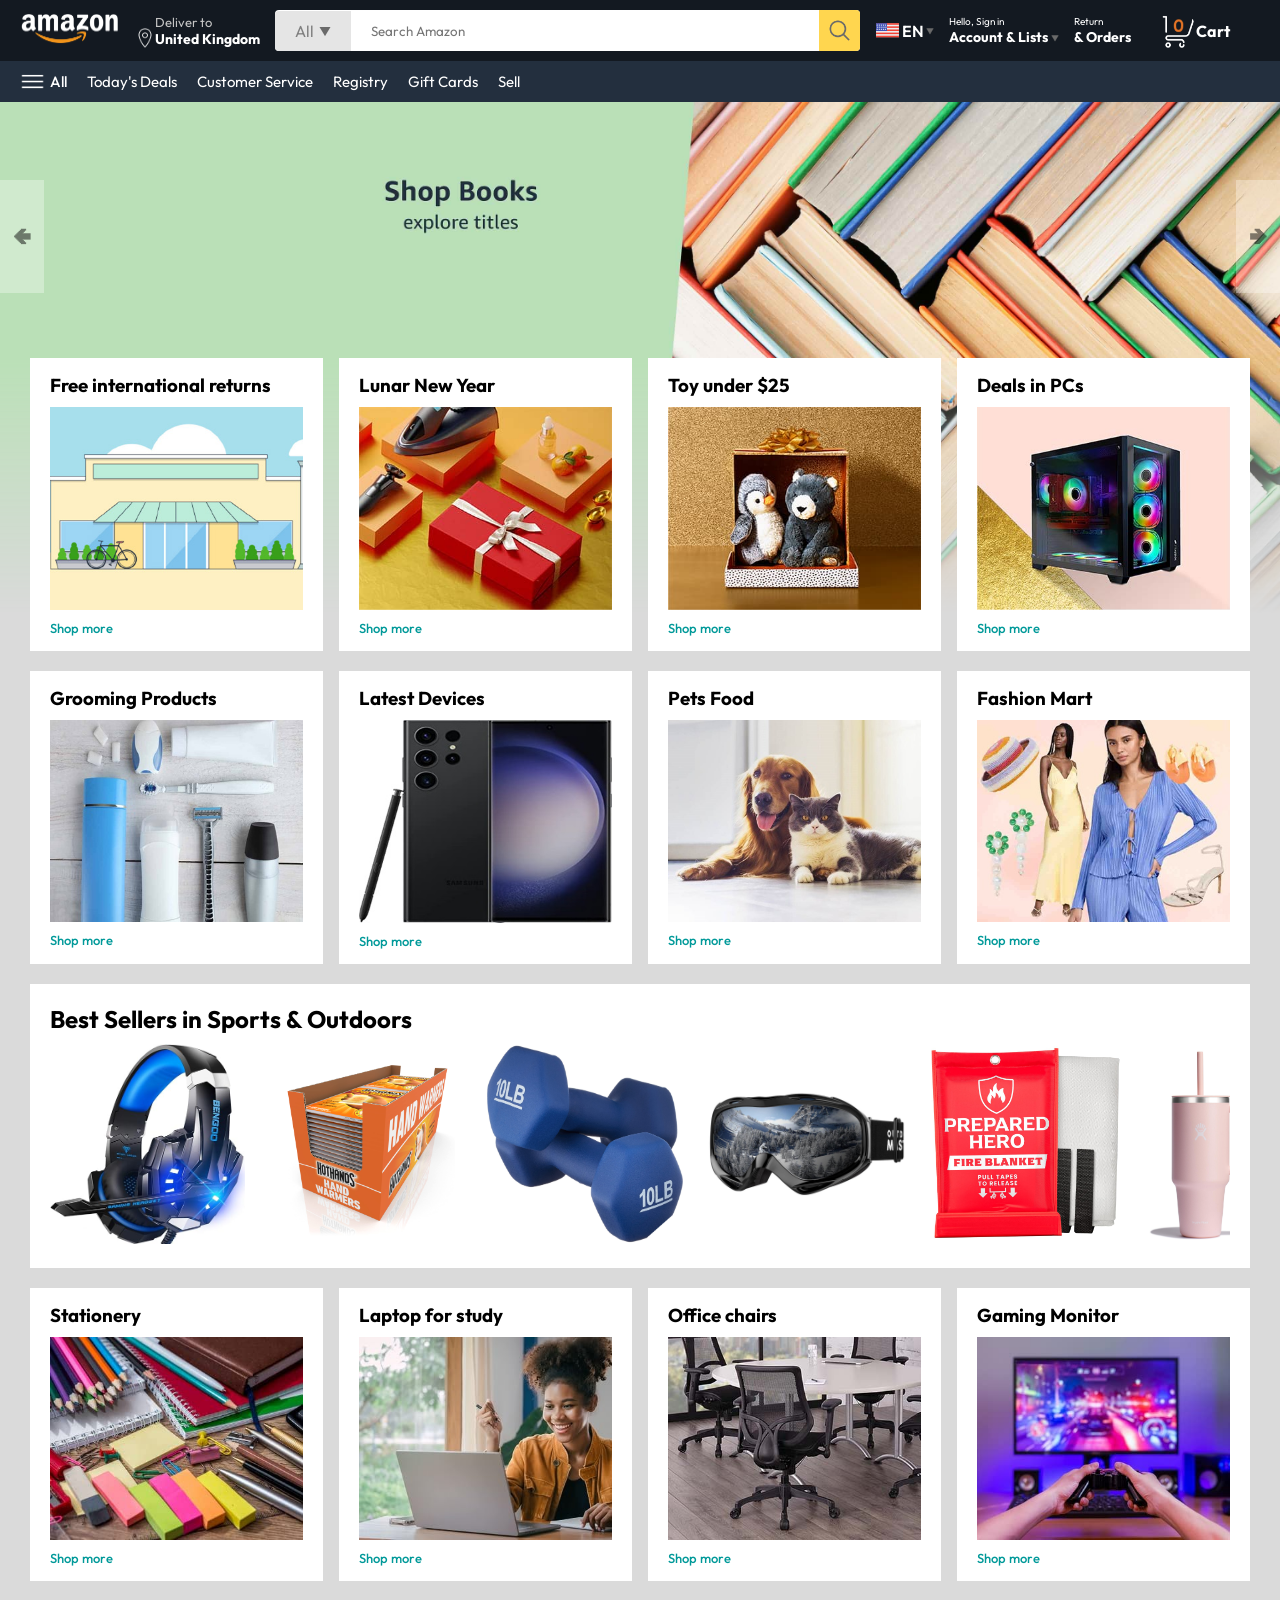
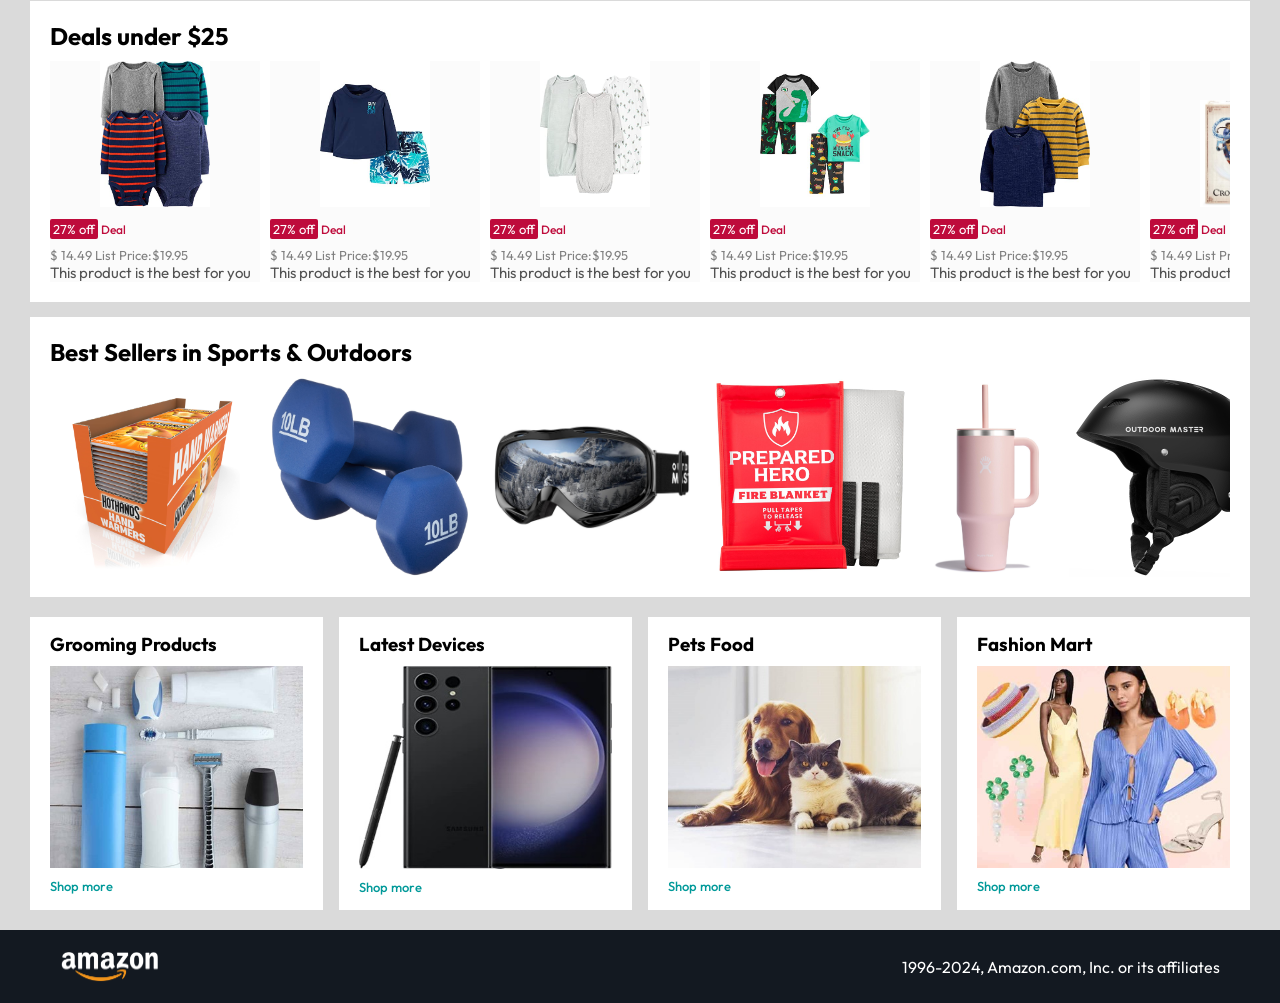
<file: CloneAmazon/index.html>
<!DOCTYPE html>
<html lang="pt-br">

<head>
    <meta charset="UTF-8">
    <meta name="viewport" content="width=device-width, initial-scale=1.0">
    <link rel="stylesheet" href="style.css">
    <link rel="icon" href="assets/Amazon_WebIcon.webp">
    <title>Amazon | Clone</title>
</head>

<body>
    <nav>
        <a href="index.html"><img src="assets/amazon_logo.png" width="100" alt=""></a>

        <div class="nav-country">
            <img src="assets/location_icon.png" height="20" alt="">
            <div>
                <p>Deliver to</p>
                <h1>United Kingdom</h1>
            </div>
        </div>

        <div class="nav-search">
            <div class="nav-search-category">
                <p>All</p>
                <img src="assets/dropdown_icon.png" height="12" alt="">
            </div>
            <input type="text" class="nav-search-input" placeholder="Search Amazon">
            <img src="assets/search_icon.png" class="nav-search-icon" alt="">
        </div>

        <div class="nav-language">
            <img src="assets/us_flag.png" width="25px" alt="">
            <p>EN</p>
            <img src="assets/dropdown_icon.png" width="8px" alt="">
        </div>

        <div class="nav-text">
            <p><a href="/signin.html">Hello, Sign in</a></p>
            <h1>Account & Lists <img src="assets/dropdown_icon.png" width="8px" alt=""></h1>
        </div>

        <div class="nav-text">
            <p>Return</p>
            <h1> & Orders </h1>
        </div>
        <a href="signin.html" class="mobile-user-icon" style="display: none;">
            <img src="./assets/user.png" alt="">
        </a>
        <div class="nav-cart">
            <a href="cart.html" class="nav-cart">
                <img src="assets/cart_icon.png" width="35px" alt="">
                <h4>Cart</h4>
            </a>
        </div>

    </nav>

    <div class="nav-bottom">
        <div>
            <img src="assets/menu_icon.png" width="25px" alt="">
            <p>All</p>
        </div>
        <p>Today's Deals</p>
        <p>Customer Service</p>
        <p>Registry</p>
        <p>Gift Cards</p>
        <p>Sell</p>
    </div>

    <div class="header-slider">
        <a href="#" class="control_prev">&#129144</a>
        <a href="#" class="control_next">&#129146</a>
        <ul>
            <img src="assets/header1.jpg" class="header-img" alt="">
            <img src="assets/header2.jpg" class="header-img" alt="">
            <img src="assets/header3.jpg" class="header-img" alt="">
            <img src="assets/header4.jpg" class="header-img" alt="">
            <img src="assets/header5.jpg" class="header-img" alt="">
            <img src="assets/header6.jpg" class="header-img" alt="">
        </ul>
    </div>

    <div class="box-row header-box">
        <div class="box-col">
            <h3>
                Free international returns
            </h3>
            <img src="assets/box1-1.jpg" alt="">
            <a href="index.html">Shop more</a>
        </div>

        <div class="box-col">
            <h3>
                Lunar New Year
            </h3>
            <img src="assets/box1-2.jpg" alt="">
            <a href="index.html">Shop more</a>
        </div>

        <div class="box-col">
            <h3>
                Toy under $25
            </h3>
            <img src="assets/box1-3.jpg" alt="">
            <a href="index.html">Shop more</a>
        </div>

        <div class="box-col">
            <h3>
                Deals in PCs
            </h3>
            <img src="assets/box1-4.jpg" alt="">
            <a href="index.html">Shop more</a>
        </div>
    </div>

    <div class="box-row">
        <div class="box-col">
            <h3>
                Grooming Products
            </h3>
            <img src="assets/box2-1.jpg" alt="">
            <a href="index.html">Shop more</a>
        </div>

        <div class="box-col">
            <h3>
                Latest Devices
            </h3>
            <img src="assets/box2-2.jpg" alt="">
            <a href="index.html">Shop more</a>
        </div>

        <div class="box-col">
            <h3>
                Pets Food
            </h3>
            <img src="assets/box2-3.jpg" alt="">
            <a href="index.html">Shop more</a>
        </div>

        <div class="box-col">
            <h3>
                Fashion Mart
            </h3>
            <img src="assets/box2-4.jpg" alt="">
            <a href="index.html">Shop more</a>
        </div>
    </div>

    <div class="products-slider">
        <h2>Best Sellers in Sports & Outdoors</h2>
        <div class="products">
            <a href="product.html">
                <img src="assets/product_img.jpg" alt="">
            </a>
            <img src="assets/product1-1.jpg" alt="">
            <img src="assets/product1-2.jpg" alt="">
            <img src="assets/product1-3.jpg" alt="">
            <img src="assets/product1-4.jpg" alt="">
            <img src="assets/product1-5.jpg" alt="">
            <img src="assets/product1-6.jpg" alt="">
            <img src="assets/product1-7.jpg" alt="">
            <img src="assets/product1-8.jpg" alt="">
            <img src="assets/product1-9.jpg" alt="">
            <img src="assets/product1-10.jpg" alt="">
        </div>
    </div>

    <div class="box-row">
        <div class="box-col">
            <h3>
                Stationery
            </h3>
            <img src="assets/box3-1.jpg" alt="">
            <a href="index.html">Shop more</a>
        </div>

        <div class="box-col">
            <h3>
                Laptop for study
            </h3>
            <img src="assets/box3-2.jpg" alt="">
            <a href="index.html">Shop more</a>
        </div>

        <div class="box-col">
            <h3>
                Office chairs
            </h3>
            <img src="assets/box3-3.jpg" alt="">
            <a href="index.html">Shop more</a>
        </div>

        <div class="box-col">
            <h3>
                Gaming Monitor
            </h3>
            <img src="assets/box3-4.jpg" alt="">
            <a href="index.html">Shop more</a>
        </div>
    </div>

    <div class="products-slider-with-price">
        <h2>Deals under $25</h2>
        <div class="products">
            <div class="product-card">
                <div class="product-img-container">
                    <img src="assets/product2-1.jpg" alt="">
                </div>
                <div class="product-offer">
                    <p>27% off</p> <span>Deal</span>
                </div>
                <p class="product-price">
                    $ <span>14.49</span> List Price:$19.95
                </p>
                <h4>This product is the best for you</h4>
            </div>

            <div class="product-card">
                <div class="product-img-container">
                    <img src="assets/product2-2.jpg" alt="">
                </div>
                <div class="product-offer">
                    <p>27% off</p> <span>Deal</span>
                </div>
                <p class="product-price">
                    $ <span>14.49</span> List Price:$19.95
                </p>
                <h4>This product is the best for you</h4>
            </div>

            <div class="product-card">
                <div class="product-img-container">
                    <img src="assets/product2-3.jpg" alt="">
                </div>
                <div class="product-offer">
                    <p>27% off</p> <span>Deal</span>
                </div>
                <p class="product-price">
                    $ <span>14.49</span> List Price:$19.95
                </p>
                <h4>This product is the best for you</h4>
            </div>

            <div class="product-card">
                <div class="product-img-container">
                    <img src="assets/product2-4.jpg" alt="">
                </div>
                <div class="product-offer">
                    <p>27% off</p> <span>Deal</span>
                </div>
                <p class="product-price">
                    $ <span>14.49</span> List Price:$19.95
                </p>
                <h4>This product is the best for you</h4>
            </div>

            <div class="product-card">
                <div class="product-img-container">
                    <img src="assets/product2-5.jpg" alt="">
                </div>
                <div class="product-offer">
                    <p>27% off</p> <span>Deal</span>
                </div>
                <p class="product-price">
                    $ <span>14.49</span> List Price:$19.95
                </p>
                <h4>This product is the best for you</h4>
            </div>

            <div class="product-card">
                <div class="product-img-container">
                    <img src="assets/product2-6.jpg" alt="">
                </div>
                <div class="product-offer">
                    <p>27% off</p> <span>Deal</span>
                </div>
                <p class="product-price">
                    $ <span>14.49</span> List Price:$19.95
                </p>
                <h4>This product is the best for you</h4>
            </div>

            <div class="product-card">
                <div class="product-img-container">
                    <img src="assets/product2-7.jpg" alt="">
                </div>
                <div class="product-offer">
                    <p>27% off</p> <span>Deal</span>
                </div>
                <p class="product-price">
                    $ <span>14.49</span> List Price:$19.95
                </p>
                <h4>This product is the best for you</h4>
            </div>

            <div class="product-card">
                <div class="product-img-container">
                    <img src="assets/product2-8.jpg" alt="">
                </div>
                <div class="product-offer">
                    <p>27% off</p> <span>Deal</span>
                </div>
                <p class="product-price">
                    $ <span>14.49</span> List Price:$19.95
                </p>
                <h4>This product is the best for you</h4>
            </div>

            <div class="product-card">
                <div class="product-img-container">
                    <img src="assets/product2-9.jpg" alt="">
                </div>
                <div class="product-offer">
                    <p>27% off</p> <span>Deal</span>
                </div>
                <p class="product-price">
                    $ <span>14.49</span> List Price:$19.95
                </p>
                <h4>This product is the best for you</h4>
            </div>

            <div class="product-card">
                <div class="product-img-container">
                    <img src="assets/product2-10.jpg" alt="">
                </div>
                <div class="product-offer">
                    <p>27% off</p> <span>Deal</span>
                </div>
                <p class="product-price">
                    $ <span>14.49</span> List Price:$19.95
                </p>
                <h4>This product is the best for you</h4>
            </div>

            <div class="product-card">
                <div class="product-img-container">
                    <img src="assets/product2-11.jpg" alt="">
                </div>
                <div class="product-offer">
                    <p>27% off</p> <span>Deal</span>
                </div>
                <p class="product-price">
                    $ <span>14.49</span> List Price:$19.95
                </p>
                <h4>This product is the best for you</h4>
            </div>
        </div>
    </div>

    <div class="products-slider">
        <h2>Best Sellers in Sports & Outdoors</h2>
        <div class="products">
            <img src="assets/product1-1.jpg" alt="">
            <img src="assets/product1-2.jpg" alt="">
            <img src="assets/product1-3.jpg" alt="">
            <img src="assets/product1-4.jpg" alt="">
            <img src="assets/product1-5.jpg" alt="">
            <img src="assets/product1-6.jpg" alt="">
            <img src="assets/product1-7.jpg" alt="">
            <img src="assets/product1-8.jpg" alt="">
            <img src="assets/product1-9.jpg" alt="">
            <img src="assets/product1-10.jpg" alt="">
        </div>
    </div>

    <div class="box-row">
        <div class="box-col">
            <h3>
                Grooming Products
            </h3>
            <img src="assets/box2-1.jpg" alt="">
            <a href="index.html">Shop more</a>
        </div>

        <div class="box-col">
            <h3>
                Latest Devices
            </h3>
            <img src="assets/box2-2.jpg" alt="">
            <a href="index.html">Shop more</a>
        </div>

        <div class="box-col">
            <h3>
                Pets Food
            </h3>
            <img src="assets/box2-3.jpg" alt="">
            <a href="index.html">Shop more</a>
        </div>

        <div class="box-col">
            <h3>
                Fashion Mart
            </h3>
            <img src="assets/box2-4.jpg" alt="">
            <a href="index.html">Shop more</a>
        </div>
    </div>

    <footer>
        <img src="assets/amazon_logo.png" width="100" alt="">
        <p>1996-2024, Amazon.com, Inc. or its affiliates</p>
    </footer>

    <script src=" script.js">
    </script>
</body>

</html>
</file>
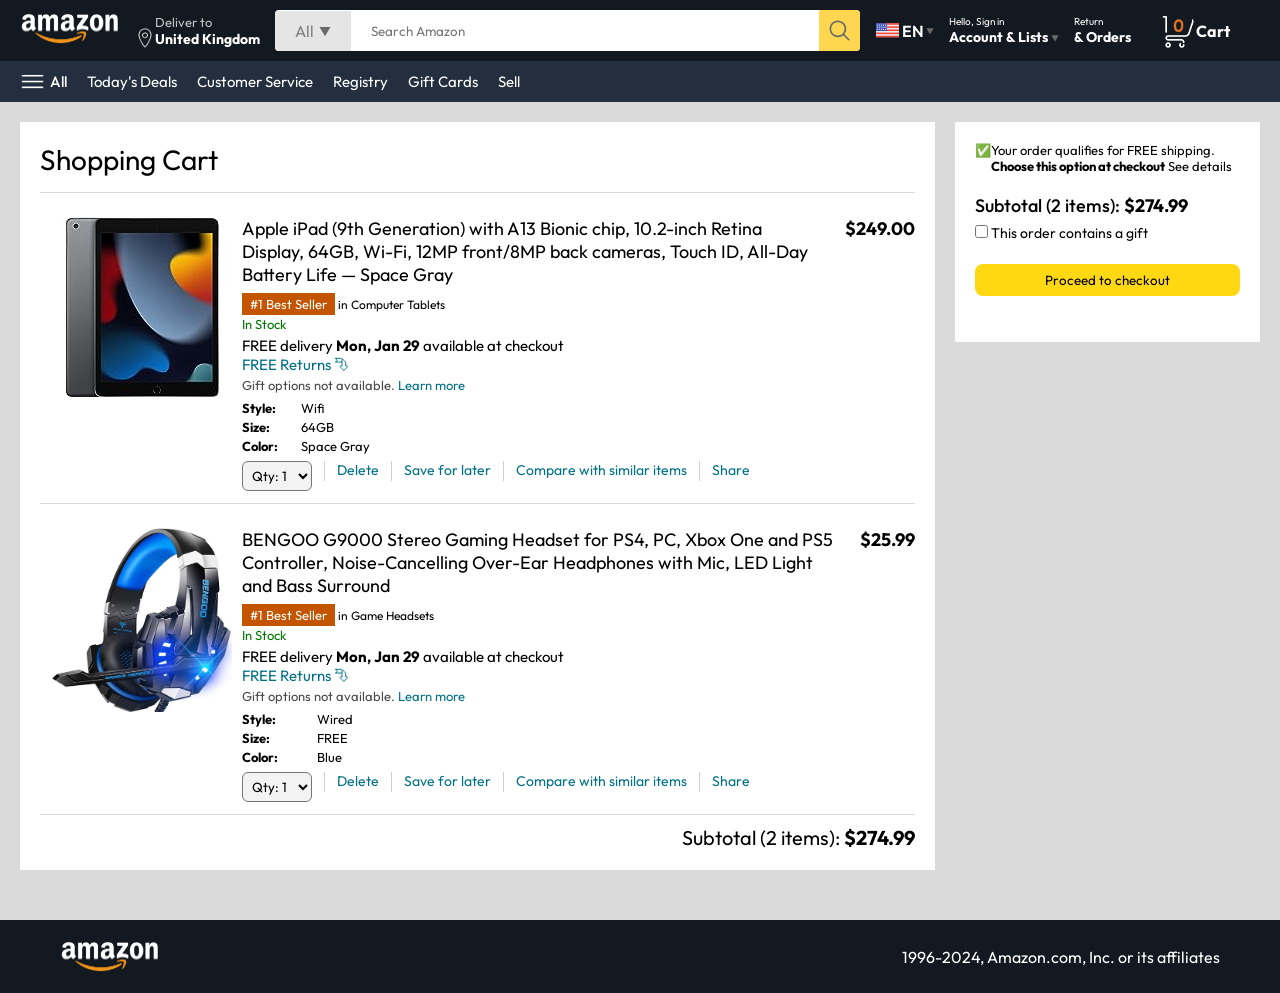
<file: CloneAmazon/cart.html>
<!DOCTYPE html>
<html lang="en">

<head>
    <meta charset="UTF-8">
    <meta name="viewport" content="width=device-width, initial-scale=1.0">
    <link rel="icon" href="assets/Amazon_WebIcon.webp">
    <link rel="stylesheet" href="style.css">
    <link rel="stylesheet" href="cart.css">
    <title>Cart</title>
</head>

<body>
    <nav>
        <a href="index.html"><img src="assets/amazon_logo.png" width="100" alt=""></a>

        <div class="nav-country">
            <img src="assets/location_icon.png" height="20" alt="">
            <div>
                <p>Deliver to</p>
                <h1>United Kingdom</h1>
            </div>
        </div>

        <div class="nav-search">
            <div class="nav-search-category">
                <p>All</p>
                <img src="assets/dropdown_icon.png" height="12" alt="">
            </div>
            <input type="text" class="nav-search-input" placeholder="Search Amazon">
            <img src="assets/search_icon.png" class="nav-search-icon" alt="">
        </div>

        <div class="nav-language">
            <img src="assets/us_flag.png" width="25px" alt="">
            <p>EN</p>
            <img src="assets/dropdown_icon.png" width="8px" alt="">
        </div>

        <div class="nav-text">
            <p><a href="/signin.html">Hello, Sign in</a></p>
            <h1>Account & Lists <img src="assets/dropdown_icon.png" width="8px" alt=""></h1>
        </div>

        <div class="nav-text">
            <p>Return</p>
            <h1> & Orders </h1>
        </div>
        <a href="signin.html" class="mobile-user-icon" style="display: none;">
            <img src="./assets/user.png" alt="">
        </a>
        <div class="nav-cart">
            <a href="cart.html" class="nav-cart">
                <img src="assets/cart_icon.png" width="35px" alt="">
                <h4>Cart</h4>
            </a>
        </div>

    </nav>

    <div class="nav-bottom">
        <div>
            <img src="assets/menu_icon.png" width="25px" alt="">
            <p>All</p>
        </div>
        <p>Today's Deals</p>
        <p>Customer Service</p>
        <p>Registry</p>
        <p>Gift Cards</p>
        <p>Sell</p>
    </div>

    <div class="cart">
        <div class="cart-left">
            <h1>Shopping Cart</h1>
            <hr>
            <div class="product-cart-list">
                <img src="assets/ipad_img.jpg" alt="">
                <div>
                    <div class="product-cart-titleprice">
                        <p>
                            Apple iPad (9th Generation) with A13 Bionic chip, 10.2-inch Retina Display, 64GB, Wi-Fi,
                            12MP front/8MP back cameras, Touch ID, All-Day Battery Life — Space Gray
                        </p>
                        <p><b>$249.00</b></p>
                    </div>
                    <p class="product-cart-bestseller">
                        <span>#1 Best Seller</span> in Computer Tablets
                    </p>

                    <p class="product-cart-stock">In Stock</p>
                    <p class="product-cart-delivery">FREE delivery <b>Mon, Jan 29</b> available at checkout</p>
                    <p class="product-cart-returns">FREE Returns &#11191;</p>
                    <p class="product-cart-giftoption">Gift options not available. <span>Learn more</span></p>

                    <div class="product-cart-specs">
                        <p><b>Style: </b></p>
                        <p>Wifi</p>
                        <p><b>Size: </b></p>
                        <p>64GB</p>
                        <p><b>Color: </b></p>
                        <p>Space Gray</p>
                    </div>

                    <div class="cart-list-action">
                        <select>
                            <option value="1">Qty: 1</option>
                            <option value="2">Qty: 2</option>
                            <option value="3">Qty: 3</option>
                            <option value="4">Qty: 4</option>
                            <option value="5">Qty: 5</option>
                        </select>
                        <hr>
                        <p class="action-btn">Delete</p>
                        <hr>
                        <p class="action-btn">Save for later</p>
                        <hr>
                        <p class="action-btn">Compare with similar items</p>
                        <hr>
                        <p class="action-btn">Share</p>
                    </div>

                </div>
            </div>
            <hr>
            <div class="product-cart-list">
                <img src="assets/product_img.jpg" alt="" width="180px">
                <div>
                    <div class="product-cart-titleprice">
                        <p>BENGOO G9000 Stereo Gaming Headset for PS4, PC, Xbox One and PS5 Controller, Noise-Cancelling
                            Over-Ear Headphones with Mic, LED Light and Bass Surround</p>
                        <p><b>$25.99</b></p>
                    </div>
                    <p class="product-cart-bestseller">
                        <span>#1 Best Seller</span> in Game Headsets
                    </p>

                    <p class="product-cart-stock">In Stock</p>
                    <p class="product-cart-delivery">FREE delivery <b>Mon, Jan 29</b> available at checkout</p>
                    <p class="product-cart-returns">FREE Returns &#11191;</p>
                    <p class="product-cart-giftoption">Gift options not available. <span>Learn more</span></p>

                    <div class="product-cart-specs">
                        <p><b>Style: </b></p>
                        <p>Wired</p>
                        <p><b>Size: </b></p>
                        <p>FREE</p>
                        <p><b>Color: </b></p>
                        <p>Blue</p>
                    </div>

                    <div class="cart-list-action">
                        <select>
                            <option value="1">Qty: 1</option>
                            <option value="2">Qty: 2</option>
                            <option value="3">Qty: 3</option>
                            <option value="4">Qty: 4</option>
                            <option value="5">Qty: 5</option>
                        </select>
                        <hr>
                        <p class="action-btn">Delete</p>
                        <hr>
                        <p class="action-btn">Save for later</p>
                        <hr>
                        <p class="action-btn">Compare with similar items</p>
                        <hr>
                        <p class="action-btn">Share</p>
                    </div>

                </div>
            </div>
            <hr>
            <div class="cart-list-subtotal">
                Subtotal (2 items): <b>$274.99</b>
            </div>
        </div>

        <div class="cart-right">
            <div class="cart-free-delivery">
                <p>✅</p>
                <p>Your order qualifies for FREE shipping. <b>Choose this option at checkout</b> See details</p>
            </div>
            <p class="cart-subtotal">Subtotal (2 items): <b>$274.99</b></p>
            <p class="cart-right-gift"> <input type="checkbox"> This order contains a gift</p>
            <button>Proceed to checkout</button>
        </div>
    </div>

    <footer class="footer-cart">
        <img src="assets/amazon_logo.png" width="100" alt="">
        <p>1996-2024, Amazon.com, Inc. or its affiliates</p>
    </footer>

</body>

</html>
</file>
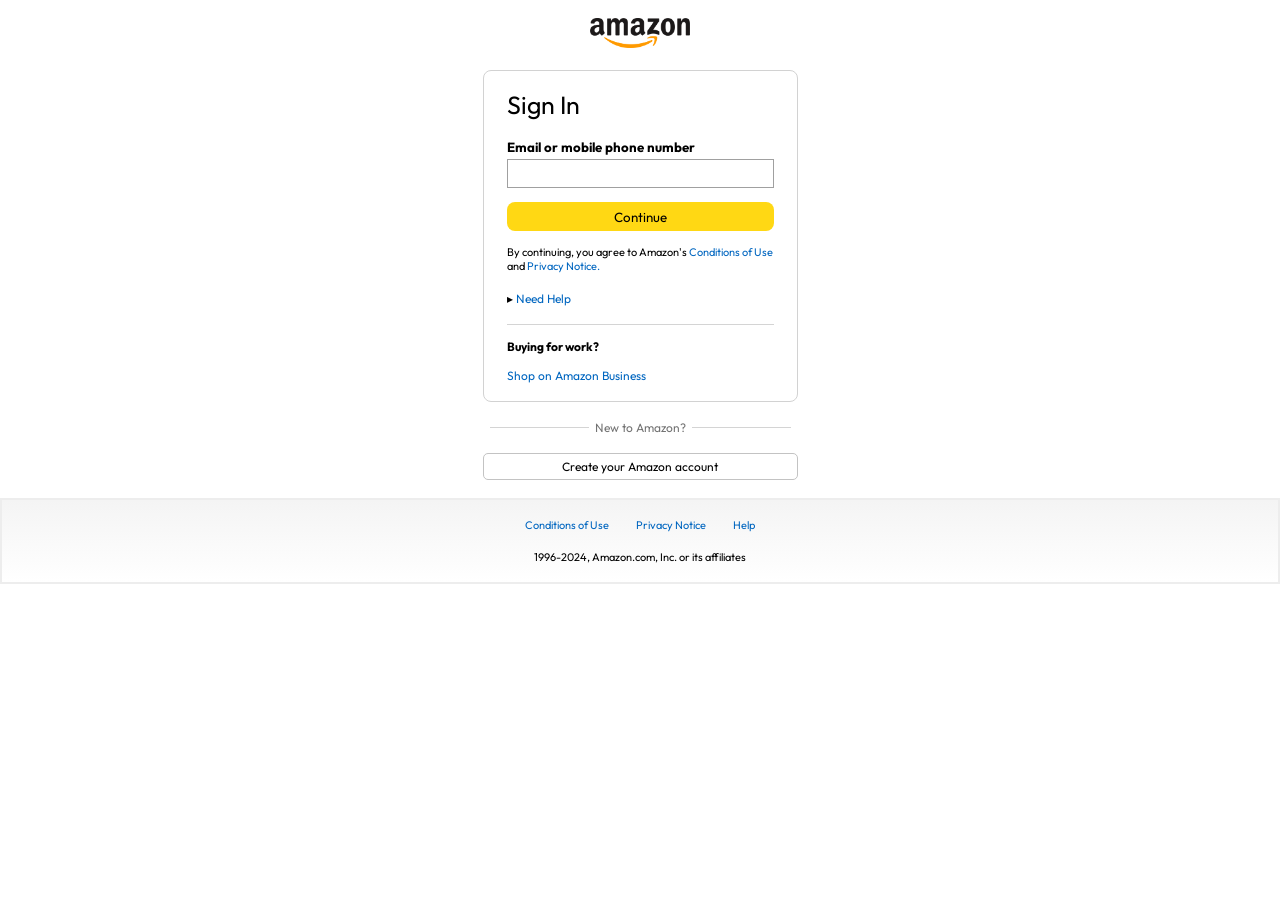
<file: CloneAmazon/signin.html>
<!DOCTYPE html>
<html lang="en">

<head>
    <meta charset="UTF-8">
    <meta name="viewport" content="width=device-width, initial-scale=1.0">
    <link rel="stylesheet" href="sigin.css">
    <link rel="icon" href="assets/Amazon_WebIcon.webp">
    <title>Sign In</title>
</head>

<body>
    <a href="/"><img class="logo" src="./assets/amazon_logo_dark.png" alt="" width="100px"></a>

    <div class="signin-container">
        <h1 class="signin-title">Sign In</h1>
        <h5 class="input-lable">Email or mobile phone number</h5>
        <input type="text" name="" id="">
        <button>Continue</button>
        <p class="signin-condition">By continuing, you agree to Amazon's <span>Conditions of Use</span> and
            <span>Privacy Notice.</span>
        </p>
        <p class="signin-help">&#9656 <span>Need Help</span></p>
        <hr>
        <h4>Buying for work?</h4>
        <p class="signin-business"><span>Shop on Amazon Business</span></p>
    </div>
    <div class="signin-bottom">
        <hr>
        <p>New to Amazon?</p>
        <hr>
    </div>
    <a href="/signup.html"><button class="signin-signup-btn">Create your Amazon account</button></a>
    <footer>
        <div class="footer-links">
            <a href="#">Conditions of Use</a>
            <a href="#">Privacy Notice</a>
            <a href="#">Help</a>
        </div>
        <p class="footer-copyright">1996-2024, Amazon.com, Inc. or its affiliates</p>
    </footer>
</body>

</html>
</file>
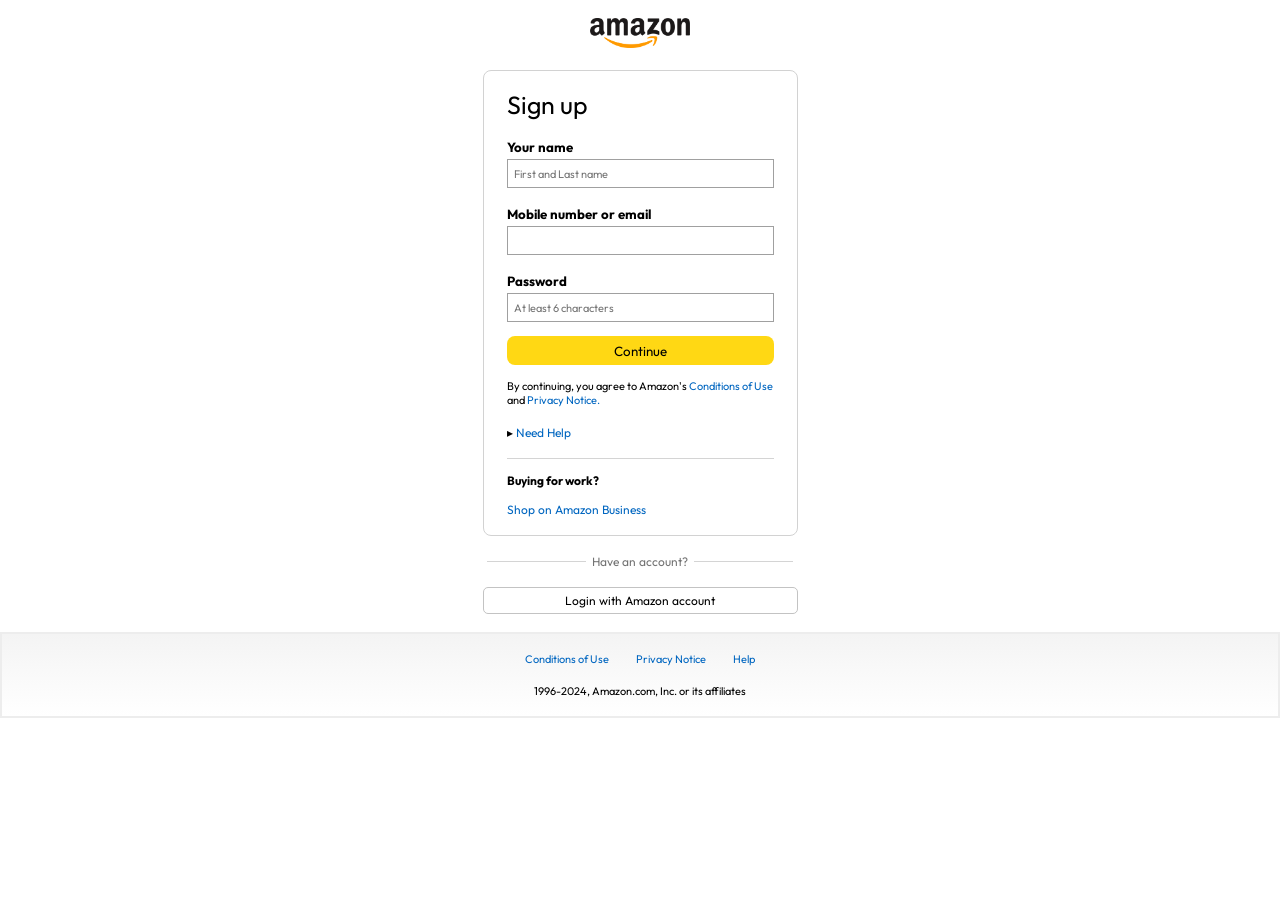
<file: CloneAmazon/signup.html>
<!DOCTYPE html>
<html lang="en">

<head>
    <meta charset="UTF-8">
    <meta name="viewport" content="width=device-width, initial-scale=1.0">
    <link rel="icon" href="assets/Amazon_WebIcon.webp">
    <link rel="stylesheet" href="signup.css">
    <link rel="stylesheet" href="sigin.css">
    <title>Sign up</title>
</head>

<body>
    <a href="/"><img class="logo" src="./assets/amazon_logo_dark.png" alt="" width="100px"></a>

    <div class="signin-container">
        <h1 class="signin-title">Sign up</h1>
        <h5 class="input-lable">Your name</h5>
        <input type="text" name="" id="" placeholder="First and Last name">
        <h5 class="input-lable">Mobile number or email</h5>
        <input type="text" name="" id="">
        <h5 class="input-lable">Password</h5>
        <input type="password" name="" id="" placeholder="At least 6 characters">
        <button>Continue</button>
        <p class="signin-condition">
            By continuing, you agree to Amazon's <span>Conditions of Use</span> and <span>Privacy Notice.</span>
        </p>
        <p class="signin-help">&#9656 <span>Need Help</span></p>
        <hr>
        <h4>Buying for work?</h4>
        <p class="signin-business"><span>Shop on Amazon Business</span></p>
    </div>

    <div class="signin-bottom">
        <hr>
        <p>Have an account?</p>
        <hr>
    </div>

    <a href="/signin.html">
        <button class="signin-signup-btn">Login with Amazon account</button>
    </a>

    <footer>
        <div class="footer-links">
            <a href="#">Conditions of Use</a>
            <a href="#">Privacy Notice</a>
            <a href="#">Help</a>
        </div>
        <p class="footer-copyright">1996-2024, Amazon.com, Inc. or its affiliates</p>
    </footer>
</body>

</html>
</file>
<file: CloneAmazon/style.css>
@import url("https://fonts.googleapis.com/css2?family=Outfit:wght@100..900&display=swap");

* {
    padding: 0;
    margin: 0;
    box-sizing: border-box;
    font-family: Outfit;
}

body {
    background-color: #dadada;
}

a {
    text-decoration: none;
    color: inherit;
}

nav {
    display: flex;
    align-items: center;
    justify-content: space-between;
    background: #131921;
    padding: 10px 20px;
    color: #fff;
}

.nav-country {
    display: flex;
    align-items: end;
    margin-left: 15px;
    font-size: 13px;
    color: #c4c4c4;
}

.nav-country h1 {
    color: #fff;
    font-size: 14px;
}

.nav-search {
    flex: 1;
    display: flex;
    align-items: center;
    background: #fff;
    color: gray;
    max-width: 1000px;
    border-radius: 4px;
    margin-left: 15px;
}

.nav-search-category {
    display: flex;
    align-items: center;
    padding: 10px 20px;
    gap: 5px;
    background: #e5e5e5;
    border-radius: 4px 0px 0px 4px;
}

.nav-search-input {
    border: none;
    outline: none;
    padding-left: 20px;
    width: 100%;
}

.nav-search-icon {
    max-width: 41px;
    padding: 8px;
    background: #ffd64f;
    border-radius: 0px 4px 4px 0px;
}

.nav-language {
    display: flex;
    align-items: center;
    gap: 2px;
    font-weight: 600;
    margin-left: 15px;
}

.nav-text {
    margin-left: 15px;

}

.nav-text p {
    font-size: 10px;

}

.nav-text h1 {
    font-size: 14px;

}

.nav-cart {
    display: flex;
    align-items: center;
    margin: 0px 15px;
}

.nav-bottom {
    display: flex;
    align-items: center;
    gap: 20px;
    padding: 8px 20px;
    background: #232f3e;
    color: #fff;
    font-size: 15px;

}

.nav-bottom div {
    display: flex;
    align-items: center;
    gap: 5px;
    font-weight: 500;

}

.header-slider ul {
    display: flex;
    overflow-x: hidden;

}

.header-img {
    max-width: 100%;
    mask-image: linear-gradient(to bottom, #000000 50%, transparent 100%);
}

.header-slider a {
    position: absolute;
    top: 20%;
    z-index: 1;
    padding: 5vh 1vw;
    background: #ffffff4f;
    color: #0000007b;
    text-decoration: none;
    font-weight: 600;
    cursor: pointer;
    font-size: 18px;
}

.control_next {
    right: 0;
}

.box-row {
    display: flex;
    flex-wrap: wrap;
    row-gap: 20px;
    justify-content: space-between;
    margin: 20px 30px;
}

.box-col {
    display: flex;
    flex-direction: column;
    gap: 10px;
    padding: 15px 20px;
    background: #fff;
    max-width: 24%;
    min-width: 200px;
    z-index: 1;
}

.box-col a {
    font-size: 13px;
    color: #009999;
    font-weight: 500;
}

.header-box {
    margin-top: -20vw;
}

.products-slider {
    background: #fff;
    margin: 0 30px;
    padding: 20px;
    margin-bottom: 15px;

}

.products-slider .products {
    display: flex;
    overflow-x: auto;
    gap: 20px;
    margin-top: 10px;

}

.products-slider .products img {
    max-width: 200px;
    max-height: 200px;
}

.products-slider .products::-webkit-scrollbar {
    display: none;
}

.products-slider-with-price {
    background: #fff;
    margin: 0 30px;
    padding: 20px;
    margin-bottom: 15px;
}

.products-slider-with-price .products {
    display: flex;
    overflow-x: auto;
    gap: 10px;
    margin-top: 10px;
}

.products-slider-with-price .products::-webkit-scrollbar {
    display: none;
}

.product-card {
    display: flex;
    flex-direction: column;
    justify-content: end;
    min-width: 210px;
    background: #fbfbfb;
}

.product-card img {
    width: 110px;
    margin: 0 50px;
}

.product-offer p {
    background: #be0b3b;
    color: #fff;
    display: inline-block;
    padding: 2px 3px;
    border-radius: 2px;
    margin: 8px 0;
    font-size: 13px;
}

.product-offer span {
    color: #be0b3b;
    font-weight: 500;
    font-size: 12px;
}

.product-price {
    color: gray;
    font-size: 13px;
}

.product-card h4 {
    color: #525252;
    font-size: 15px;
    font-weight: 400;
}

footer {
    display: flex;
    justify-content: space-between;
    align-items: center;
    color: #fff;
    background-color: #131921;
    padding: 20px 60px;
}

/* ----------------------- Media query ----------------------- */

@media only screen and (max-width: 900px) {
    nav {
        flex-wrap: wrap;
    }

    .nav-search {
        order: 7;
        margin: 15px 0 5px;
        min-width: 300px;
    }

    .box-col {
        max-width: 48%;
    }
}

@media only screen and (max-width: 600px) {
    .nav-country {
        display: none;
    }

    .nav-language {
        display: none;
    }

    .nav-text {
        display: none;
    }

    .nav-bottom {
        font-size: 13px;
        gap: 10px;
        overflow-x: scroll;
    }

    .nav-bottom::-webkit-scrollbar {
        display: none;
    }

    .nav-bottom p {
        text-wrap: nowrap;
    }

    .mobile-user-icon {
        display: flex !important;
        flex: 1;
        justify-content: flex-end;
    }
    .mobile-user-icon img {
        width: 25px;
    }
    .nav-cart h4 {
        display: none;
    }

    .nav-cart img {
        width: 25px;
    }

    .header-slider a {
        top: 24%;
        padding: 2vh 1vw;
        font-size: 15px;
    }
    .box-col {
        max-width: 100%;
        width: 100%;
    }

    footer {
        justify-content: center;
        flex-direction: column;
        font-size: 14px;
    }
}
</file>
<file: CloneAmazon/cart.css>
.cart {
    display: flex;
    gap: 20px;
    margin: 20px;
}

.cart-left {
    background: white;
    padding: 20px;

}

.cart-left h1 {
    font-size: 28px;
    font-weight: 400;
    margin-bottom: 15px;
}

.cart-left hr {
    border: none;
    height: 1px;
    background: #dadada;
}

.product-cart-list {
    display: flex;
    align-items: start;
    gap: 10px;
    padding: 24px 0 12px 12px;
}

.product-cart-titleprice {
    display: flex;
    gap: 20px;
    font-size: 18px;
}

.product-cart-bestseller {
    font-size: 12px;
    margin-top: 10px;

}

.product-cart-bestseller span {
    font-size: 13px;
    background: #c45500;
    color: #fff;
    padding: 3px 8px;
}

.product-cart-stock {
    font-size: 13px;
    color: #007600;
    margin: 4px 0;
}

.product-cart-delivery {
    font-size: 15px;
}

.product-cart-returns {
    font-size: 15px;
    color: #007185;
    font-weight: 400;
}

.product-cart-giftoption {
    color: #494949;
    font-size: 13px;
    margin: 3px 0;
}

.product-cart-giftoption span {
    color: #007185;
}

.product-cart-specs {
    max-width: 150px;
    display: grid;
    grid-template-columns: auto auto;
    row-gap: 3px;
    font-size: 13px;
    margin: 7px 0;
}

.cart-list-action {
    display: flex;
    gap: 12px;
    font-size: 14px;
    color: #007185;
}

.cart-list-action hr {
    height: 20px;
    width: 1px;
    background: #cfcfcf;
}

.cart-list-action select {
    padding: 5px;
    border-radius: 6px;
    background: #f3f3f3;
}

.cart-list-subtotal {
    text-align: right;
    font-size: 20px;
    margin-top: 10px;
}

.cart-right {
    background: white;
    padding: 20px;
    max-height: 220px;
    min-width: 280px;
}

.cart-free-delivery {
    display: flex;
    font-size: 13px;
}

.cart-subtotal {
    margin-top: 20px;
    font-size: 18px;
    font-weight: 500;
}

.cart-right-gift {
    margin: 7px 0;
    font-size: 14px;
}

.cart-right button {
    width: 100%;
    height: 32px;
    margin: 15px 0;
    background: #ffd814;
    border: none;
    border-radius: 8px;
    cursor: pointer;
}

.cart-right button:hover {
    background: #ebc712;
}

.footer-cart {
    margin-top: 50px;
}

/* ----------------------- Media query ----------------------- */

@media only screen and (max-width: 900px) {
    .cart {
        flex-wrap: wrap;
    }
}

@media only screen and (max-width: 900px) {
    .product-cart-list {
        padding: 24px 0;
    }

    .product-cart-list img {
        width: 80px;
    }

    .product-cart-titleprice {
        flex-wrap: wrap;
        font-size: 14px;
    }

    .product-cart-delivery {
        font-size: 13px;
    }

    .cart-list-action .action-btn:nth-last-child(1) {
        display: none;

    }

    .cart-list-action hr:nth-last-child(2) {
        display: none;

    }

    .cart-list-action .action-btn:nth-last-child(3) {
        display: none;

    }

    .cart-list-action hr:nth-last-child(4) {
        display: none;

    }

    .cart-right {
        min-width: 100%;
        
    }
}
</file>
<file: CloneAmazon/sigin.css>
@import url("https://fonts.googleapis.com/css2?family=Outfit:wght@100..900&display=swap");

* {
    padding: 0;
    margin: 0;
    box-sizing: border-box;
    font-family: Outfit;
}

body {
    background: #fff;
    text-align: center;
    font-family: Outfit;
    min-height: 100vh;
}

.logo {
    margin-top: 18px;
}

.signin-container {
    max-width: 315px;
    border: 1px solid #d2d2d2;
    margin: auto;
    margin-top: 18px;
    padding: 18px 23px;
    border-radius: 8px;
    text-align: left;
}

.signin-title {
    font-size: 25px;
    font-weight: 400;
}

.input-lable {
    margin-top: 18px;
}

.signin-container input {
    width: 100%;
    height: 29px;
    margin-top: 4px;
    padding: 3px 6px;
    border: 1px solid #a0a0a0;
    font-size: 11px;
}

.signin-container input:focus {
    outline: 3px solid #c2f2ff;
}

.signin-container button {
    width: 100%;
    height: 29px;
    margin: 14px 0;
    background: #ffd814;
    border: none;
    border-radius: 8px;
    cursor: pointer;
}

.signin-container button:hover {
    background: #ebc712;
}

.signin-condition {
    font-size: 11px;
}

.signin-condition span {
    color: #0066c0;
}

.signin-help {
    font-size: 12px;
    margin: 18px 0;
}

.signin-help span {
    color: #0066c0;
}

.signin-container hr {
    border: none;
    height: 1px;
    background: #d4d4d4;
}

.signin-container h4 {
    margin: 14px 0;
    font-size: 12px;
}

.signin-business {
    font-size: 12px;
}

.signin-business span {
    color: #0066c0;
}

.signin-bottom {
    width: 315px;
    font-size: 12px;
    color: #737373;
    margin: 18px auto;
    display: flex;
    align-items: center;
    justify-content: center;
    gap: 6px;
}

.signin-bottom hr {
    border: none;
    height: 1px;
    background: #d4d4d4;
    width: 99px;
}

.signin-signup-btn {
    width: 315px;
    height: 27px;
    font-size: 12px;
    background: #fff;
    border-radius: 5px;
    border: 1px solid #c3c3c3;
    cursor: pointer;
}

.signin-signup-btn:hover {
    background: #f1f1f1;
}

footer {
    width: 100%;
    height: auto;
    max-height: 200px;
    margin-top: 18px;
    padding: 18px 0;
    background: linear-gradient(to bottom, #f4f4f4, #fff);
    border: 2px solid #ededed;
    font-size: 11px;
}

footer .footer-links {
    display: flex;
    justify-content: center;
    gap: 27px;
    margin-bottom: 18px;
}

footer .footer-links a {
    text-decoration: none;
    color: #0066c0;
}
</file>
<file: CloneAmazon/signup.css>
@import url("https://fonts.googleapis.com/css2?family=Outfit:wght@100..900&display=swap");

* {
    padding: 0;
    margin: 0;
    box-sizing: border-box;
    font-family: Outfit;
}

body {
    background: #fff;
    text-align: center;
    font-family: Outfit;
    min-height: 100vh;
}

.logo {
    margin-top: 18px;
}

.signin-container {
    max-width: 315px;
    border: 1px solid #d2d2d2;
    margin: auto;
    margin-top: 18px;
    padding: 18px 23px;
    border-radius: 8px;
    text-align: left;
}

.signin-title {
    font-size: 25px;
    font-weight: 400;
}

.input-lable {
    margin-top: 18px;
}

.signin-container input {
    width: 100%;
    height: 29px;
    margin-top: 4px;
    padding: 3px 6px;
    border: 1px solid #a0a0a0;
    font-size: 11px;
}

.signin-container input:focus {
    outline: 3px solid #c2f2ff;
}

.signin-container button {
    width: 100%;
    height: 29px;
    margin: 14px 0;
    background: #ffd814;
    border: none;
    border-radius: 8px;
    cursor: pointer;
}

.signin-container button:hover {
    background: #ebc712;
}

.signin-condition {
    font-size: 11px;
}

.signin-condition span,
.signin-help span,
.signin-business span {
    color: #0066c0;
}

.signin-help {
    font-size: 12px;
    margin: 18px 0;
}

.signin-container hr {
    border: none;
    height: 1px;
    background: #d4d4d4;
}

.signin-container h4 {
    margin: 14px 0;
    font-size: 12px;
}

.signin-business {
    font-size: 12px;
}

.signin-bottom {
    width: 315px;
    font-size: 12px;
    color: #737373;
    margin: 18px auto;
    display: flex;
    align-items: center;
    justify-content: center;
    gap: 6px;
}

.signin-bottom hr {
    border: none;
    height: 1px;
    background: #d4d4d4;
    width: 99px;
}

.signin-signup-btn {
    width: 315px;
    height: 27px;
    font-size: 12px;
    background: #fff;
    border-radius: 5px;
    border: 1px solid #c3c3c3;
    cursor: pointer;
}

.signin-signup-btn:hover {
    background: #f1f1f1;
}

footer {
    width: 100%;
    height: auto;
    max-height: 200px;
    margin-top: 18px;
    padding: 18px 0;
    background: linear-gradient(to bottom, #f4f4f4, #fff);
    border: 2px solid #ededed;
    font-size: 11px;
}

footer .footer-links {
    display: flex;
    justify-content: center;
    gap: 27px;
    margin-bottom: 18px;
}

footer .footer-links a {
    text-decoration: none;
    color: #0066c0;
}
</file>
